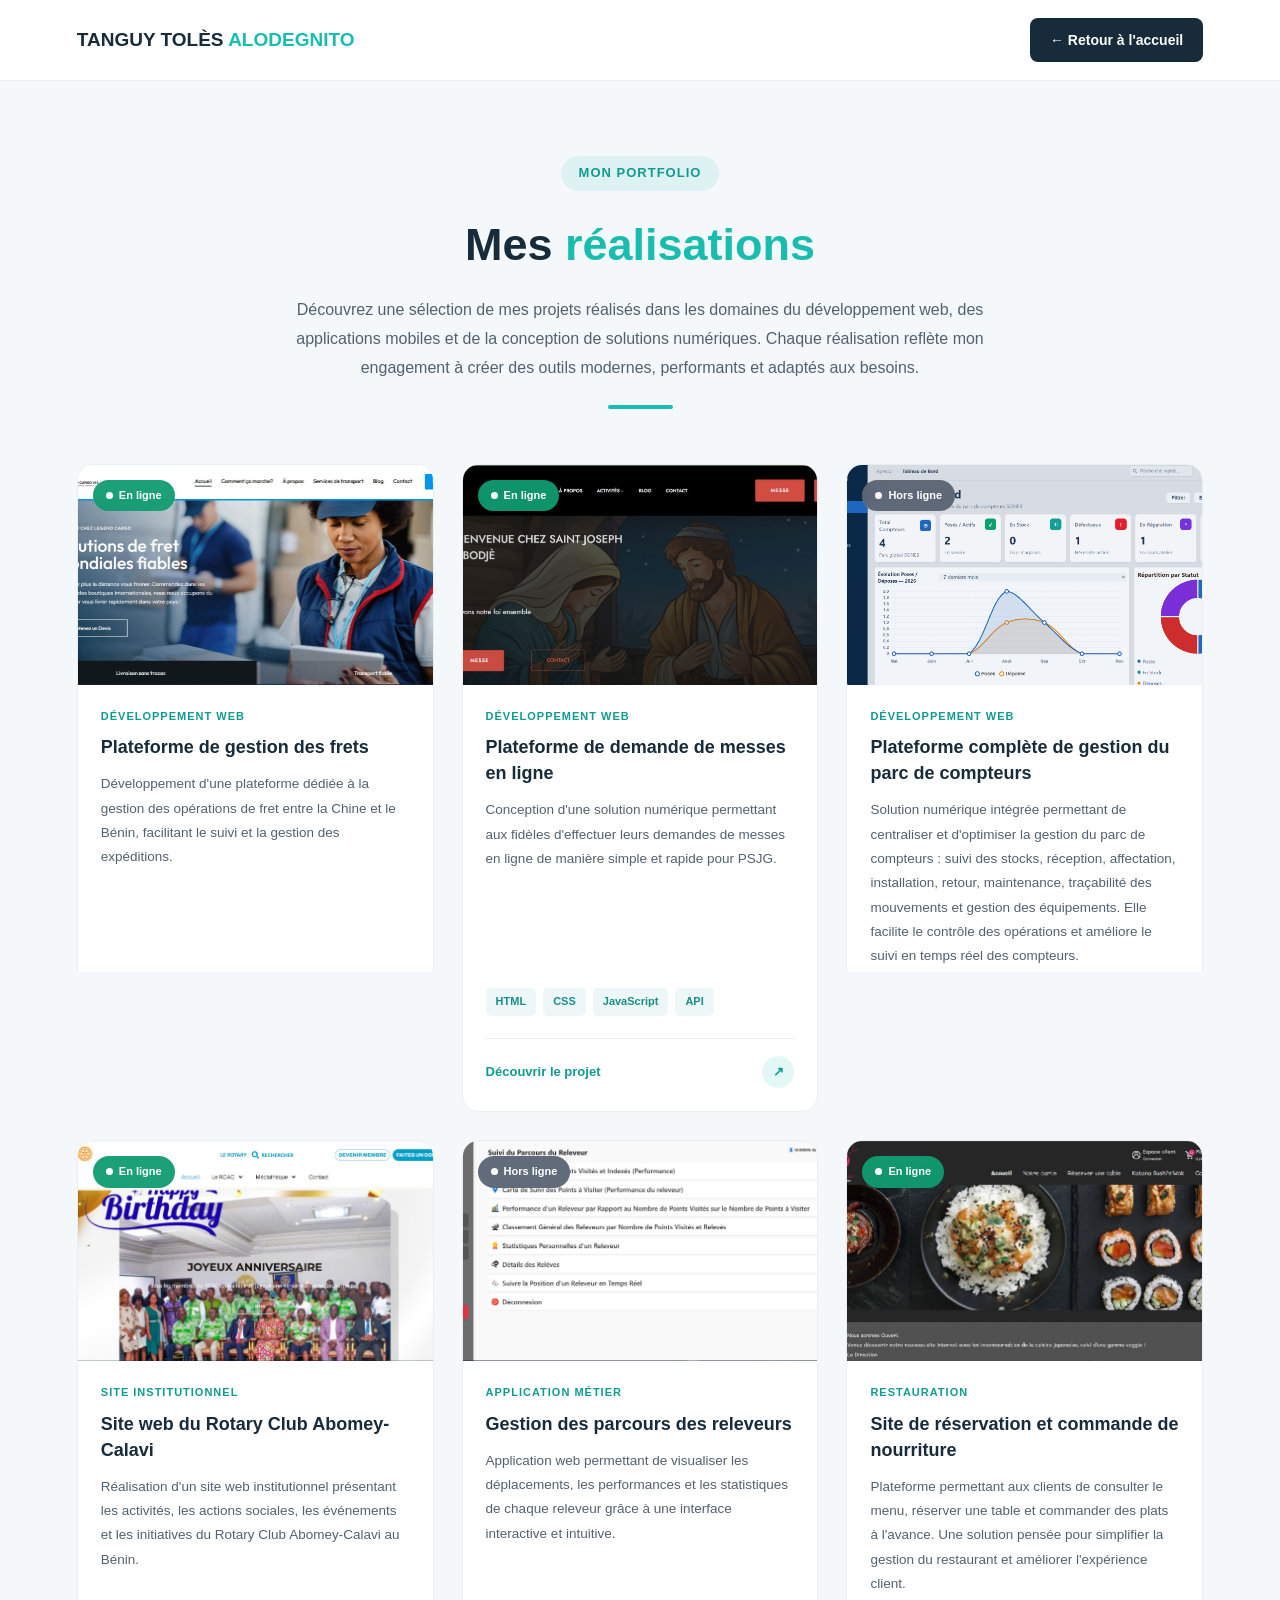
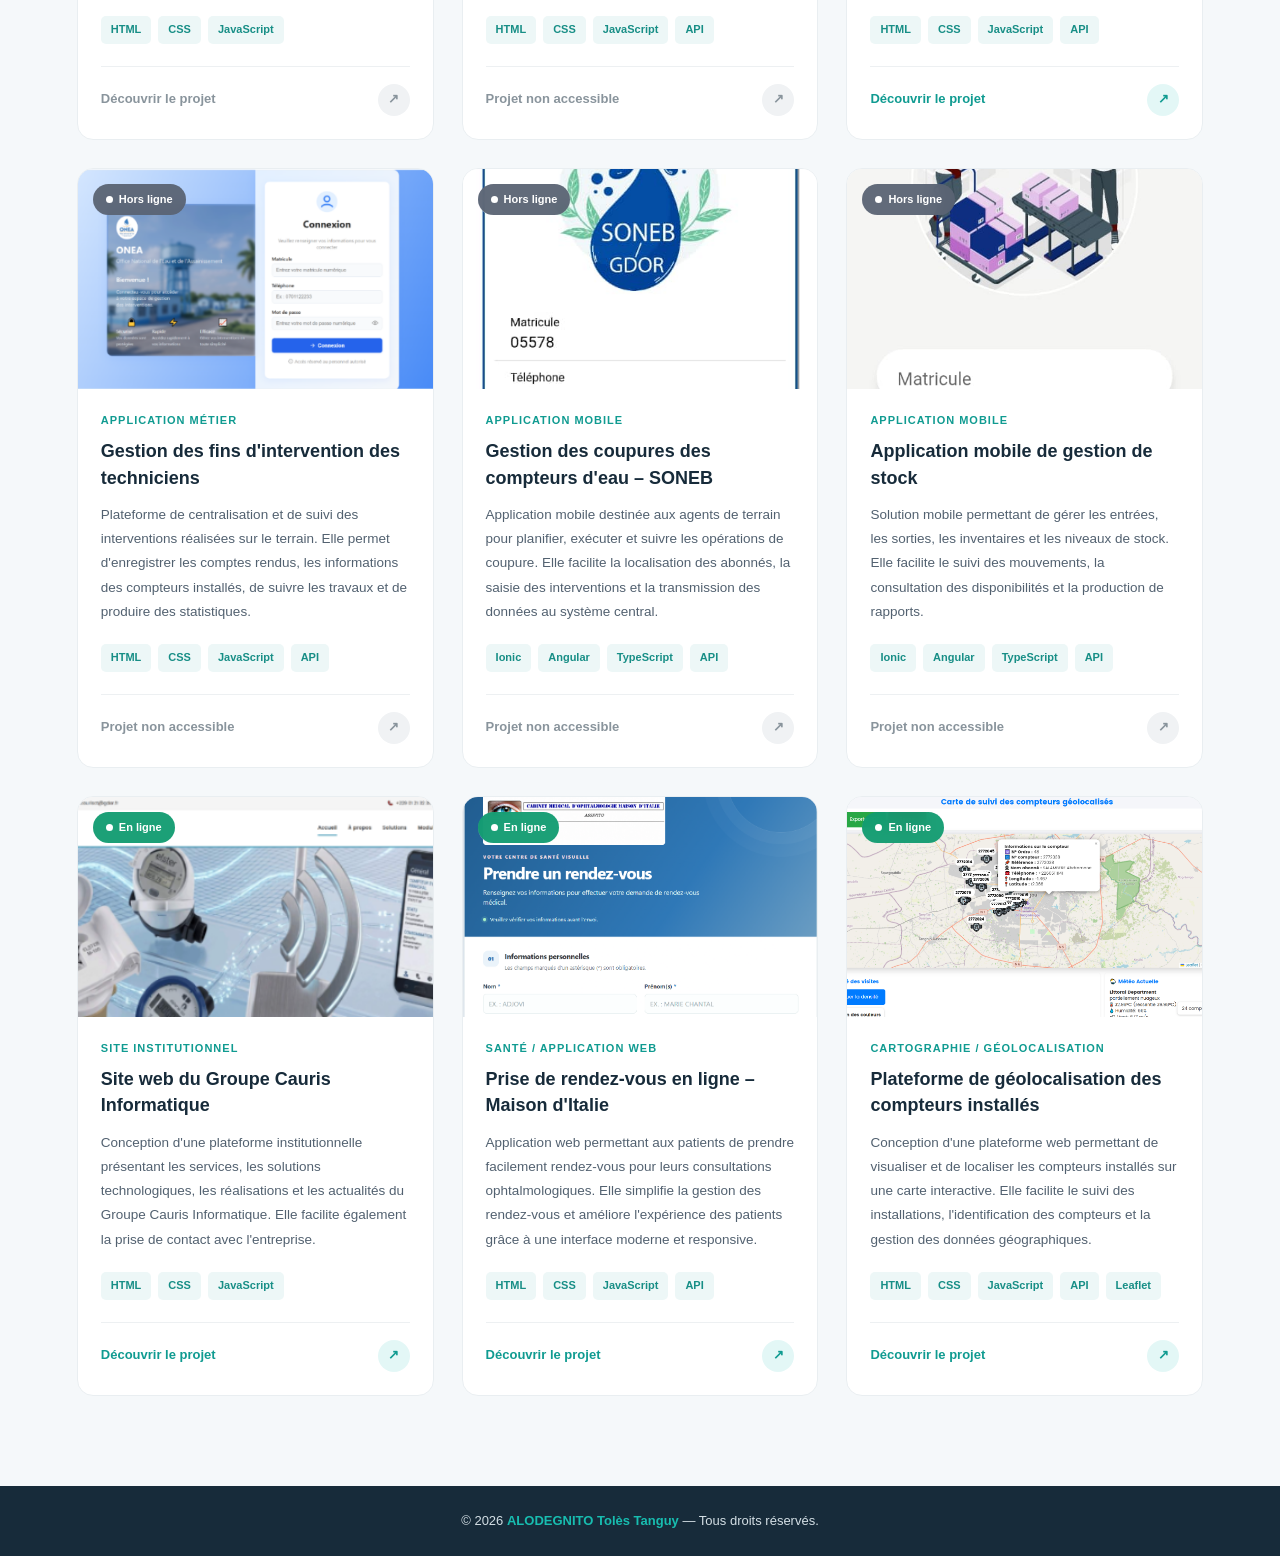
<file: project.html>
<!DOCTYPE html>
<html lang="fr">
<head>
    <meta charset="UTF-8">
    <meta name="viewport" content="width=device-width, initial-scale=1.0">

    <title>Mes réalisations | Portfolio de Tanguy ALODEGNITO</title>

    <link rel="shortcut icon" href="images/favicon1.ico">

    <style>
        :root {
            --primary: #18bdb0;
            --primary-dark: #109b91;
            --dark: #172b3a;
            --text: #526170;
            --light: #f5f8fa;
            --white: #ffffff;
        }

        * {
            margin: 0;
            padding: 0;
            box-sizing: border-box;
        }

        html {
            scroll-behavior: smooth;
        }

        body {
            font-family: 'Segoe UI', Arial, sans-serif;
            background: var(--light);
            color: var(--dark);
            line-height: 1.6;
        }

        a {
            text-decoration: none;
        }

        /* ================= HEADER ================= */

        .top-bar {
            background: var(--white);
            padding: 18px 6%;
            display: flex;
            justify-content: space-between;
            align-items: center;
            border-bottom: 1px solid #edf0f2;
        }

        .logo {
            font-size: 19px;
            font-weight: 800;
            color: var(--dark);
        }

        .logo span {
            color: var(--primary);
        }

        .back-btn {
            display: inline-flex;
            align-items: center;
            gap: 8px;
            background: var(--dark);
            color: white;
            padding: 11px 20px;
            border-radius: 8px;
            font-size: 14px;
            font-weight: 600;
            transition: .3s;
        }

        .back-btn:hover {
            background: var(--primary);
            transform: translateY(-2px);
        }

        /* ================= INTRODUCTION ================= */

        .projects {
            padding: 75px 6% 90px;
        }

        .container {
            max-width: 1250px;
            margin: auto;
        }

        .section-header {
            text-align: center;
            max-width: 720px;
            margin: 0 auto 55px;
        }

        .section-label {
            display: inline-block;
            color: var(--primary-dark);
            background: rgba(24, 189, 176, .10);
            padding: 7px 18px;
            border-radius: 30px;
            font-size: 13px;
            font-weight: 700;
            letter-spacing: 1px;
            margin-bottom: 18px;
        }

        .section-header h1 {
            font-size: clamp(32px, 5vw, 45px);
            font-weight: 800;
            color: var(--dark);
            margin-bottom: 15px;
        }

        .section-header h1 span {
            color: var(--primary);
        }

        .section-header p {
            color: var(--text);
            font-size: 16px;
            line-height: 1.8;
        }

        .section-line {
            width: 65px;
            height: 4px;
            background: var(--primary);
            border-radius: 10px;
            margin: 22px auto 0;
        }

        /* ================= PROJECT GRID ================= */

        .projects-container {
            display: grid;
            grid-template-columns: repeat(3, minmax(0, 1fr));
            gap: 28px;
        }

        /* ================= PROJECT CARD ================= */

        .project-card {
            background: var(--white);
            border-radius: 16px;
            overflow: hidden;
            border: 1px solid #e9eef1;
            transition: transform .35s ease, box-shadow .35s ease;
            display: flex;
            flex-direction: column;
            min-width: 0;
        }

        .project-card:hover {
            transform: translateY(-8px);
            box-shadow: 0 18px 40px rgba(20, 43, 58, .10);
        }

        /* IMAGE */

        .project-image {
            position: relative;
            height: 220px;
            overflow: hidden;
            background: #e9f0f2;
        }

        .project-image img {
            width: 100%;
            height: 100%;
            object-fit: cover;
            display: block;
            transition: transform .6s ease;
        }

        .project-card:hover .project-image img {
            transform: scale(1.07);
        }

        /* BADGES */

        .project-badge {
            position: absolute;
            top: 15px;
            left: 15px;
            padding: 7px 13px;
            border-radius: 30px;
            font-size: 11px;
            font-weight: 700;
            color: white;
            display: inline-flex;
            align-items: center;
            gap: 6px;
            backdrop-filter: blur(8px);
        }

        .project-badge.online {
            background: rgba(16, 155, 112, .95);
        }

        .project-badge.progress {
            background: rgba(231, 153, 34, .95);
        }

        .project-badge.offline {
            background: rgba(90, 100, 115, .95);
        }

        .project-badge::before {
            content: "";
            width: 7px;
            height: 7px;
            background: white;
            border-radius: 50%;
        }

        /* PROJECT CONTENT */

        .project-content {
            padding: 23px;
            display: flex;
            flex-direction: column;
            flex: 1;
        }

        .project-category {
            color: var(--primary-dark);
            font-size: 11px;
            font-weight: 800;
            text-transform: uppercase;
            letter-spacing: 1px;
            margin-bottom: 9px;
        }

        .project-content h3 {
            color: var(--dark);
            font-size: 18px;
            line-height: 1.45;
            margin-bottom: 12px;
            font-weight: 750;
        }

        .project-content p {
            color: var(--text);
            font-size: 13.5px;
            line-height: 1.8;
            margin-bottom: 20px;
            flex: 1;
        }

        /* TECHNOLOGIES */

        .project-tags {
            display: flex;
            flex-wrap: wrap;
            gap: 7px;
            margin-bottom: 22px;
        }

        .project-tags span {
            padding: 5px 10px;
            border-radius: 5px;
            background: #edf7f7;
            color: #178e86;
            font-size: 11px;
            font-weight: 700;
        }

        /* BUTTON */

        .project-footer {
            padding-top: 17px;
            border-top: 1px solid #edf0f2;
        }

        .project-link {
            display: flex;
            justify-content: space-between;
            align-items: center;
            color: var(--primary-dark);
            font-size: 13px;
            font-weight: 750;
            transition: .3s;
        }

        .project-link span:last-child {
            width: 32px;
            height: 32px;
            display: flex;
            align-items: center;
            justify-content: center;
            border-radius: 50%;
            background: rgba(24, 189, 176, .12);
            transition: .3s;
        }

        .project-link:hover {
            color: var(--dark);
        }

        .project-link:hover span:last-child {
            background: var(--primary);
            color: white;
            transform: translateX(4px);
        }

        .project-link.disabled {
            color: #89949c;
            cursor: default;
        }

        .project-link.disabled span:last-child {
            background: #f0f2f4;
        }

        /* ================= FOOTER ================= */

        .footer {
            background: var(--dark);
            color: #d4dfe5;
            padding: 25px 6%;
            text-align: center;
            font-size: 13px;
        }

        .footer span {
            color: var(--primary);
            font-weight: 700;
        }

        /* ================= RESPONSIVE ================= */

        @media (max-width: 1050px) {
            .projects-container {
                grid-template-columns: repeat(2, minmax(0, 1fr));
            }
        }

        @media (max-width: 650px) {

            .top-bar {
                padding: 15px 5%;
            }

            .logo {
                font-size: 15px;
            }

            .back-btn {
                padding: 9px 12px;
                font-size: 12px;
            }

            .projects {
                padding: 50px 5% 65px;
            }

            .section-header {
                margin-bottom: 35px;
            }

            .section-header p {
                font-size: 14px;
            }

            .projects-container {
                grid-template-columns: 1fr;
                gap: 22px;
            }

            .project-image {
                height: 210px;
            }

            .project-content {
                padding: 20px;
            }

            .project-content h3 {
                font-size: 17px;
            }
        }

        /* ANIMATION */

        @media (prefers-reduced-motion: no-preference) {
            .project-card {
                animation: fadeIn .7s ease both;
            }

            @keyframes fadeIn {
                from {
                    opacity: 0;
                    transform: translateY(20px);
                }

                to {
                    opacity: 1;
                    transform: translateY(0);
                }
            }
        }

    </style>
</head>

<body>

    <!-- HEADER -->

    <header class="top-bar">

        <a href="index.html" class="logo">
            TANGUY TOLÈS <span>ALODEGNITO</span>
        </a>

        <a href="index.html" class="back-btn">
            ← Retour à l'accueil
        </a>

    </header>


    <!-- SECTION PROJETS -->

    <section class="projects" id="projets">

        <div class="container">

            <!-- INTRODUCTION -->

            <div class="section-header">

                <span class="section-label">MON PORTFOLIO</span>

                <h1>Mes <span>réalisations</span></h1>

                <p>
                    Découvrez une sélection de mes projets réalisés dans les domaines
                    du développement web, des applications mobiles et de la conception
                    de solutions numériques. Chaque réalisation reflète mon engagement
                    à créer des outils modernes, performants et adaptés aux besoins.
                </p>

                <div class="section-line"></div>

            </div>


            <!-- GRILLE DES PROJETS -->

            <div class="projects-container">


                <!-- PROJET 1 -->

                <article class="project-card">

                    <div class="project-image">
                        <img src="images/projet1.jpg" alt="Gestion des frets Legend Cargo 413" loading="lazy">
                        <span class="project-badge online">En ligne</span>
                    </div>

                    <div class="project-content">

                        <span class="project-category">Développement web</span>

                        <h3>Plateforme de gestion des frets</h3>

                        <p>
                            Développement d'une plateforme dédiée à la gestion des
                            opérations de fret entre la Chine et le Bénin, facilitant
                            le suivi et la gestion des expéditions.
                        </p>

                        <div class="project-tags">
                            <span>HTML</span>
                            <span>CSS</span>
                            <span>JavaScript</span>
                            <span>API</span>
                        </div>

                        <div class="project-footer">
                            <a href="https://legendcargo413.com/" target="_blank" rel="noopener noreferrer" class="project-link">
                                <span>Découvrir le projet</span>
                                <span>↗</span>
                            </a>
                        </div>

                    </div>
                </article>


                <!-- PROJET 2 -->

                <article class="project-card">

                    <div class="project-image">
                        <img src="images/projet2.jpg" alt="Plateforme de demande de messes en ligne" loading="lazy">
                        <span class="project-badge online">En ligne</span>
                    </div>

                    <div class="project-content">

                        <span class="project-category">Développement web</span>

                        <h3>Plateforme de demande de messes en ligne</h3>

                        <p>
                            Conception d'une solution numérique permettant aux fidèles
                            d'effectuer leurs demandes de messes en ligne de manière
                            simple et rapide pour PSJG.
                        </p>

                        <div class="project-tags">
                            <span>HTML</span>
                            <span>CSS</span>
                            <span>JavaScript</span>
                            <span>API</span>
                        </div>

                        <div class="project-footer">
                            <a href="https://mediumpurple-baboon-193167.hostingersite.com/" target="_blank" rel="noopener noreferrer" class="project-link">
                                <span>Découvrir le projet</span>
                                <span>↗</span>
                            </a>
                        </div>

                    </div>
                </article>


                <!-- PROJET 3 -->

                <article class="project-card">

                    <div class="project-image">
                        <img src="images/image13.png" alt="Gestion des colis" loading="lazy">
                        <span class="project-badge offline">Hors ligne</span>
                    </div>

                    <div class="project-content">

                        <span class="project-category">Développement web</span>

                        <h3>Plateforme complète de gestion du parc de compteurs</h3>

                        <p>
                            Solution numérique intégrée permettant de centraliser et d'optimiser 
                            la gestion du parc de compteurs : suivi des stocks, réception, 
                            affectation, installation, retour, maintenance, traçabilité des mouvements
                            et gestion des équipements. Elle facilite le contrôle des opérations et 
                            améliore le suivi en temps réel des compteurs.
                        </p>

                        <div class="project-tags">
                            <span>PHP</span>
                            <span>SQL</span>
                            <span>API</span>
                        </div>

                        <div class="project-footer">
                            <a href="#" class="project-link disabled">
                                <span>Projet non accessible</span>
                                <span>↗</span>
                            </a>
                        </div>

                    </div>
                </article>


                <!-- PROJET 4 -->

                <article class="project-card">

                    <div class="project-image">
                        <img src="images/projet4.jpg" alt="Site web Rotary Club Abomey-Calavi" loading="lazy">
                        <span class="project-badge online">En ligne</span>
                    </div>

                    <div class="project-content">

                        <span class="project-category">Site institutionnel</span>

                        <h3>Site web du Rotary Club Abomey-Calavi</h3>

                        <p>
                            Réalisation d'un site web institutionnel présentant
                            les activités, les actions sociales, les événements
                            et les initiatives du Rotary Club Abomey-Calavi au Bénin.
                        </p>

                        <div class="project-tags">
                            <span>HTML</span>
                            <span>CSS</span>
                            <span>JavaScript</span>
                        </div>

                        <div class="project-footer">
                            <a href="https://rotaryclubabomeycalavi.org/" target="_blank" rel="noopener noreferrer" class="project-link disabled">
                                <span>Découvrir le projet</span>
                                <span>↗</span>
                            </a>
                        </div>

                    </div>
                </article>


                <!-- PROJET 5 -->

                <article class="project-card">

                    <div class="project-image">
                        <img src="images/projet5.jpg" alt="Gestion des parcours des releveurs" loading="lazy">
                        <span class="project-badge offline">Hors ligne</span>
                    </div>

                    <div class="project-content">

                        <span class="project-category">Application métier</span>

                        <h3>Gestion des parcours des releveurs</h3>

                        <p>
                            Application web permettant de visualiser les déplacements,
                            les performances et les statistiques de chaque releveur
                            grâce à une interface interactive et intuitive.
                        </p>

                        <div class="project-tags">
                            <span>HTML</span>
                            <span>CSS</span>
                            <span>JavaScript</span>
                            <span>API</span>
                        </div>

                        <div class="project-footer">
                            <a href="#" class="project-link disabled">
                                <span>Projet non accessible</span>
                                <span>↗</span>
                            </a>
                        </div>

                    </div>
                </article>


                <!-- PROJET 6 -->

                <article class="project-card">

                    <div class="project-image">
                        <img src="images/Projet7.jpg" alt="Site de réservation et commande de nourriture" loading="lazy">
                        <span class="project-badge online">En ligne</span>
                    </div>

                    <div class="project-content">

                        <span class="project-category">Restauration</span>

                        <h3>Site de réservation et commande de nourriture</h3>

                        <p>
                            Plateforme permettant aux clients de consulter le menu,
                            réserver une table et commander des plats à l'avance.
                            Une solution pensée pour simplifier la gestion du restaurant
                            et améliorer l'expérience client.
                        </p>

                        <div class="project-tags">
                            <span>HTML</span>
                            <span>CSS</span>
                            <span>JavaScript</span>
                            <span>API</span>
                        </div>

                        <div class="project-footer">
                            <a href="https://www.sushi-koyo.fr/" target="_blank" rel="noopener noreferrer" class="project-link">
                                <span>Découvrir le projet</span>
                                <span>↗</span>
                            </a>
                        </div>

                    </div>
                </article>


                <!-- PROJET 7 -->

                <article class="project-card">

                    <div class="project-image">
                        <img src="images/Projet8.png" alt="Gestion des interventions des techniciens" loading="lazy">
                        <span class="project-badge offline">Hors ligne</span>
                    </div>

                    <div class="project-content">

                        <span class="project-category">Application métier</span>

                        <h3>Gestion des fins d'intervention des techniciens</h3>

                        <p>
                            Plateforme de centralisation et de suivi des interventions
                            réalisées sur le terrain. Elle permet d'enregistrer les
                            comptes rendus, les informations des compteurs installés,
                            de suivre les travaux et de produire des statistiques.
                        </p>

                        <div class="project-tags">
                            <span>HTML</span>
                            <span>CSS</span>
                            <span>JavaScript</span>
                            <span>API</span>
                        </div>

                        <div class="project-footer">
                            <a href="#" class="project-link disabled">
                                <span>Projet non accessible</span>
                                <span>↗</span>
                            </a>
                        </div>

                    </div>
                </article>


                <!-- PROJET 8 -->

                <article class="project-card">

                    <div class="project-image">
                        <img src="images/connexion.jpg" alt="Application mobile de gestion des coupures de compteurs" loading="lazy">
                        <span class="project-badge offline">Hors ligne</span>
                    </div>

                    <div class="project-content">

                        <span class="project-category">Application mobile</span>

                        <h3>Gestion des coupures des compteurs d'eau – SONEB</h3>

                        <p>
                            Application mobile destinée aux agents de terrain pour
                            planifier, exécuter et suivre les opérations de coupure.
                            Elle facilite la localisation des abonnés, la saisie des
                            interventions et la transmission des données au système central.
                        </p>

                        <div class="project-tags">
                            <span>Ionic</span>
                            <span>Angular</span>
                            <span>TypeScript</span>
                            <span>API</span>
                        </div>

                        <div class="project-footer">
                            <a href="#" class="project-link disabled">
                                <span>Projet non accessible</span>
                                <span>↗</span>
                            </a>
                        </div>

                    </div>
                </article>


                <!-- PROJET 9 -->

                <article class="project-card">

                    <div class="project-image">
                        <img src="images/connexion-stock.jpg" alt="Application mobile de gestion de stock" loading="lazy">
                        <span class="project-badge offline">Hors ligne</span>
                    </div>

                    <div class="project-content">

                        <span class="project-category">Application mobile</span>

                        <h3>Application mobile de gestion de stock</h3>

                        <p>
                            Solution mobile permettant de gérer les entrées, les sorties,
                            les inventaires et les niveaux de stock. Elle facilite
                            le suivi des mouvements, la consultation des disponibilités
                            et la production de rapports.
                        </p>

                        <div class="project-tags">
                            <span>Ionic</span>
                            <span>Angular</span>
                            <span>TypeScript</span>
                            <span>API</span>
                        </div>

                        <div class="project-footer">
                            <a href="#" class="project-link disabled">
                                <span>Projet non accessible</span>
                                <span>↗</span>
                            </a>
                        </div>

                    </div>
                </article>


                <!-- PROJET 10 -->

                <article class="project-card">

                    <div class="project-image">
                        <img src="images/projet10.png" alt="Site web Groupe Cauris Informatique" loading="lazy">
                        <span class="project-badge online">En ligne</span>
                    </div>

                    <div class="project-content">

                        <span class="project-category">Site institutionnel</span>

                        <h3>Site web du Groupe Cauris Informatique</h3>

                        <p>
                            Conception d'une plateforme institutionnelle présentant
                            les services, les solutions technologiques, les réalisations
                            et les actualités du Groupe Cauris Informatique.
                            Elle facilite également la prise de contact avec l'entreprise.
                        </p>

                        <div class="project-tags">
                            <span>HTML</span>
                            <span>CSS</span>
                            <span>JavaScript</span>
                        </div>

                        <div class="project-footer">
                            <a href="https://gcauris.com/index.html" target="_blank" rel="noopener noreferrer" class="project-link">
                                <span>Découvrir le projet</span>
                                <span>↗</span>
                            </a>
                        </div>

                    </div>
                </article>


                <!-- PROJET 11 -->

                <article class="project-card">

                    <div class="project-image">
                        <img src="images/image11.png" alt="Prise de rendez-vous Cabinet Médical Maison d'Italie" loading="lazy">
                        <span class="project-badge online">En ligne</span>
                    </div>

                    <div class="project-content">

                        <span class="project-category">Santé / Application web</span>

                        <h3>Prise de rendez-vous en ligne – Maison d'Italie</h3>

                        <p>
                            Application web permettant aux patients de prendre
                            facilement rendez-vous pour leurs consultations
                            ophtalmologiques. Elle simplifie la gestion des rendez-vous
                            et améliore l'expérience des patients grâce à une interface
                            moderne et responsive.
                        </p>

                        <div class="project-tags">
                            <span>HTML</span>
                            <span>CSS</span>
                            <span>JavaScript</span>
                            <span>API</span>
                        </div>

                        <div class="project-footer">
                            <a href="https://gcauris.com/liste-rendez-vous.html" target="_blank" rel="noopener noreferrer" class="project-link">
                                <span>Découvrir le projet</span>
                                <span>↗</span>
                            </a>
                        </div>

                    </div>
                </article>


                <!-- PROJET 12 -->

                <article class="project-card">

                    <div class="project-image">
                        <img src="images/image12.png" alt="Géolocalisation des compteurs installés" loading="lazy">
                        <span class="project-badge online">En ligne</span>
                    </div>

                    <div class="project-content">

                        <span class="project-category">Cartographie / Géolocalisation</span>

                        <h3>Plateforme de géolocalisation des compteurs installés</h3>

                        <p>
                            Conception d'une plateforme web permettant de visualiser
                            et de localiser les compteurs installés sur une carte
                            interactive. Elle facilite le suivi des installations,
                            l'identification des compteurs et la gestion des données
                            géographiques.
                        </p>

                        <div class="project-tags">
                            <span>HTML</span>
                            <span>CSS</span>
                            <span>JavaScript</span>
                            <span>API</span>
                            <span>Leaflet</span>
                        </div>

                        <div class="project-footer">
                            <a href="https://gcauris.com/carte-suivi-compteur.html" target="_blank" rel="noopener noreferrer" class="project-link">
                                <span>Découvrir le projet</span>
                                <span>↗</span>
                            </a>
                        </div>

                    </div>
                </article>


            </div>
        </div>

    </section>


    <!-- FOOTER -->

    <footer class="footer">
        © 2026 <span>ALODEGNITO Tolès Tanguy</span> — Tous droits réservés.
    </footer>

</body>
</html>
</file>
